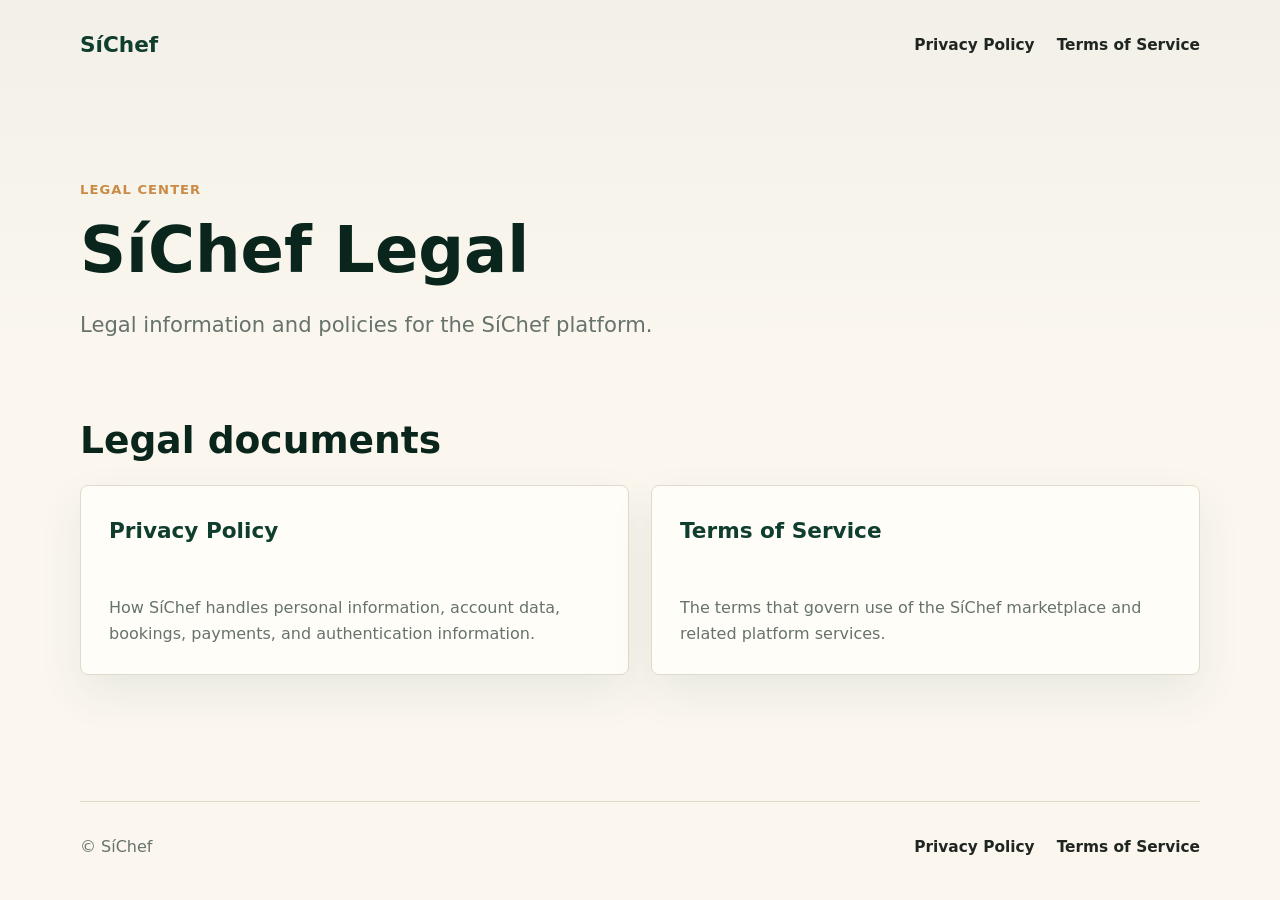
<file: index.html>
<!doctype html>
<html lang="en">
  <head>
    <meta charset="utf-8">
    <meta name="viewport" content="width=device-width, initial-scale=1">
    <title>SíChef Legal</title>
    <meta
      name="description"
      content="Legal information and policies for the SíChef platform."
    >
    <link rel="canonical" href="https://legal.sichef.es/">
    <link rel="stylesheet" href="styles.css">
  </head>
  <body>
    <header class="site-header">
      <a class="brand" href="./" aria-label="SíChef Legal home">SíChef</a>
      <nav class="nav" aria-label="Legal navigation">
        <a href="privacy/">Privacy Policy</a>
        <a href="terms/">Terms of Service</a>
      </nav>
    </header>

    <main>
      <section class="hero">
        <p class="eyebrow">Legal center</p>
        <h1>SíChef Legal</h1>
        <p class="lede">
          Legal information and policies for the SíChef platform.
        </p>
      </section>

      <section class="section" aria-labelledby="legal-documents">
        <h2 id="legal-documents">Legal documents</h2>
        <div class="document-grid">
          <a class="document-card" href="privacy/">
            <span class="document-label">Privacy Policy</span>
            <span>
              How SíChef handles personal information, account data, bookings,
              payments, and authentication information.
            </span>
          </a>
          <a class="document-card" href="terms/">
            <span class="document-label">Terms of Service</span>
            <span>
              The terms that govern use of the SíChef marketplace and related
              platform services.
            </span>
          </a>
        </div>
      </section>
    </main>

    <footer class="site-footer">
      <span>© SíChef</span>
      <nav class="footer-nav" aria-label="Footer navigation">
        <a href="privacy/">Privacy Policy</a>
        <a href="terms/">Terms of Service</a>
      </nav>
    </footer>
  </body>
</html>
</file>
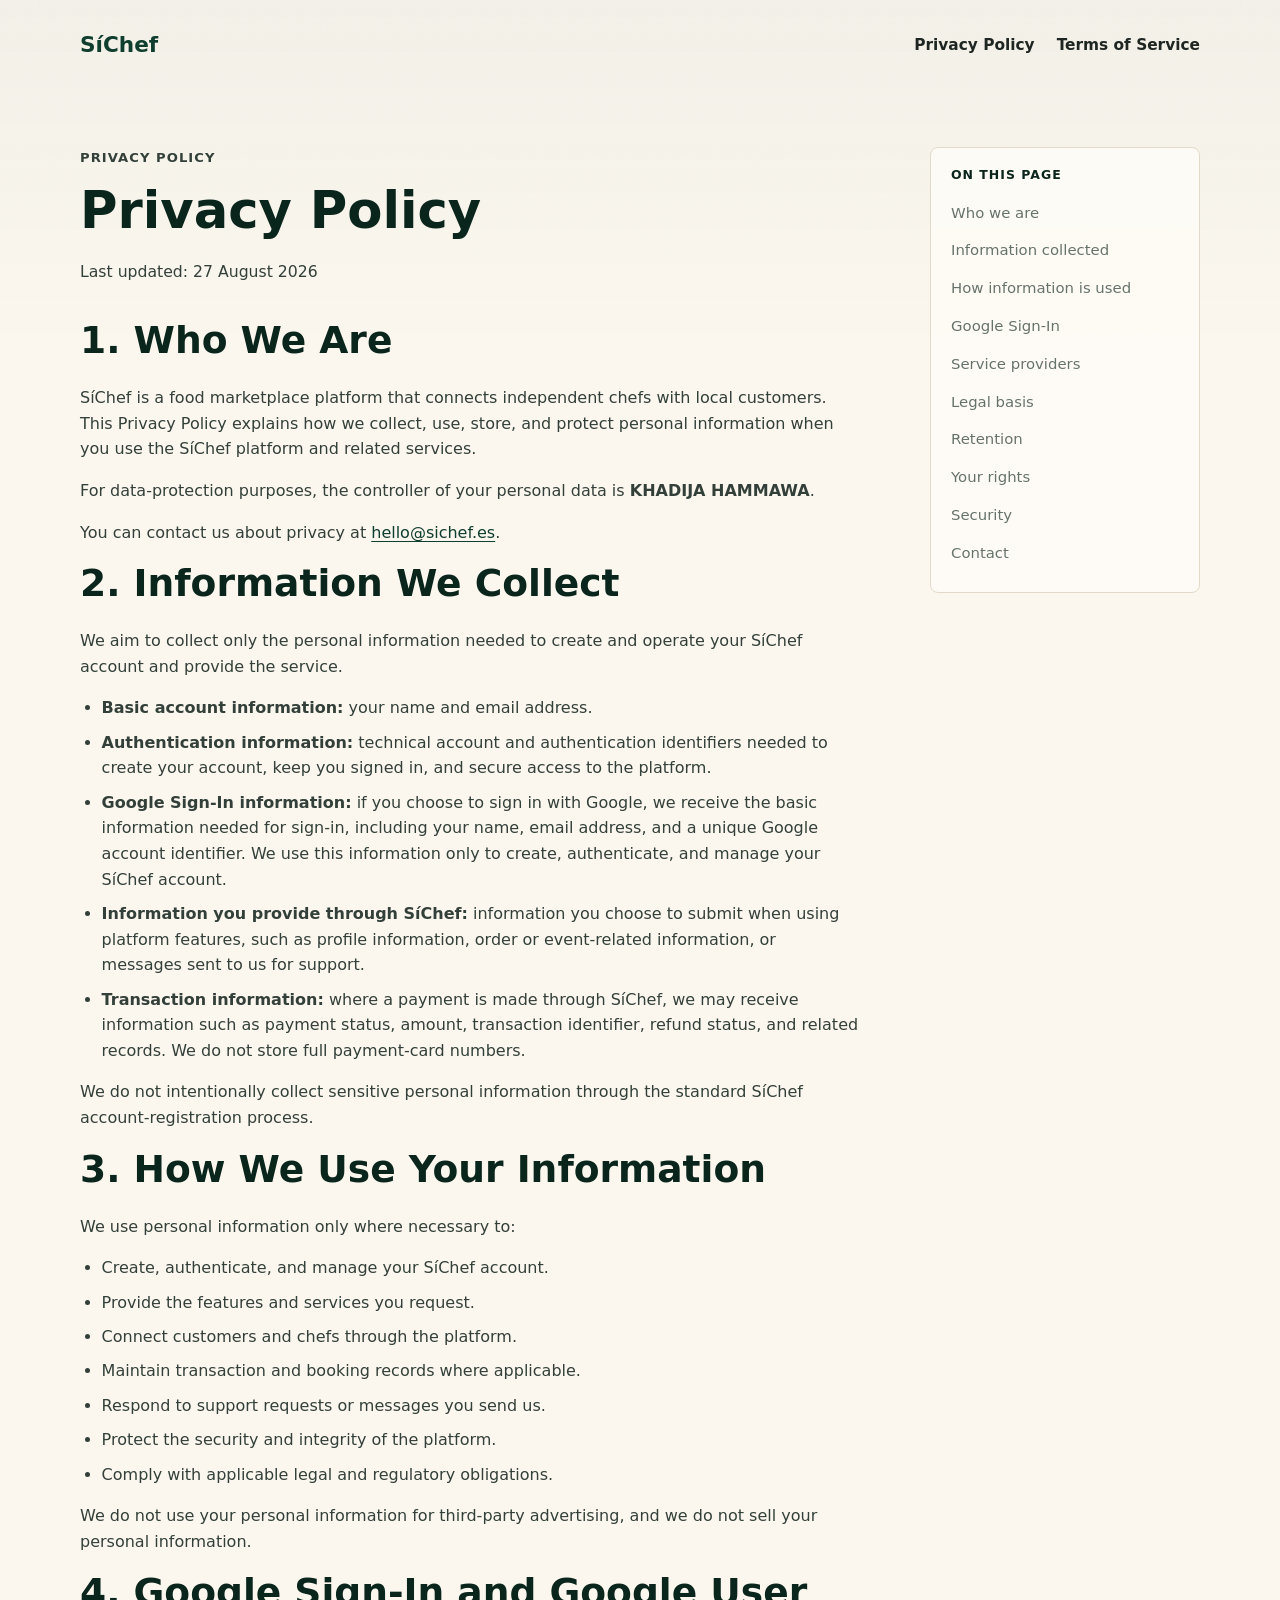
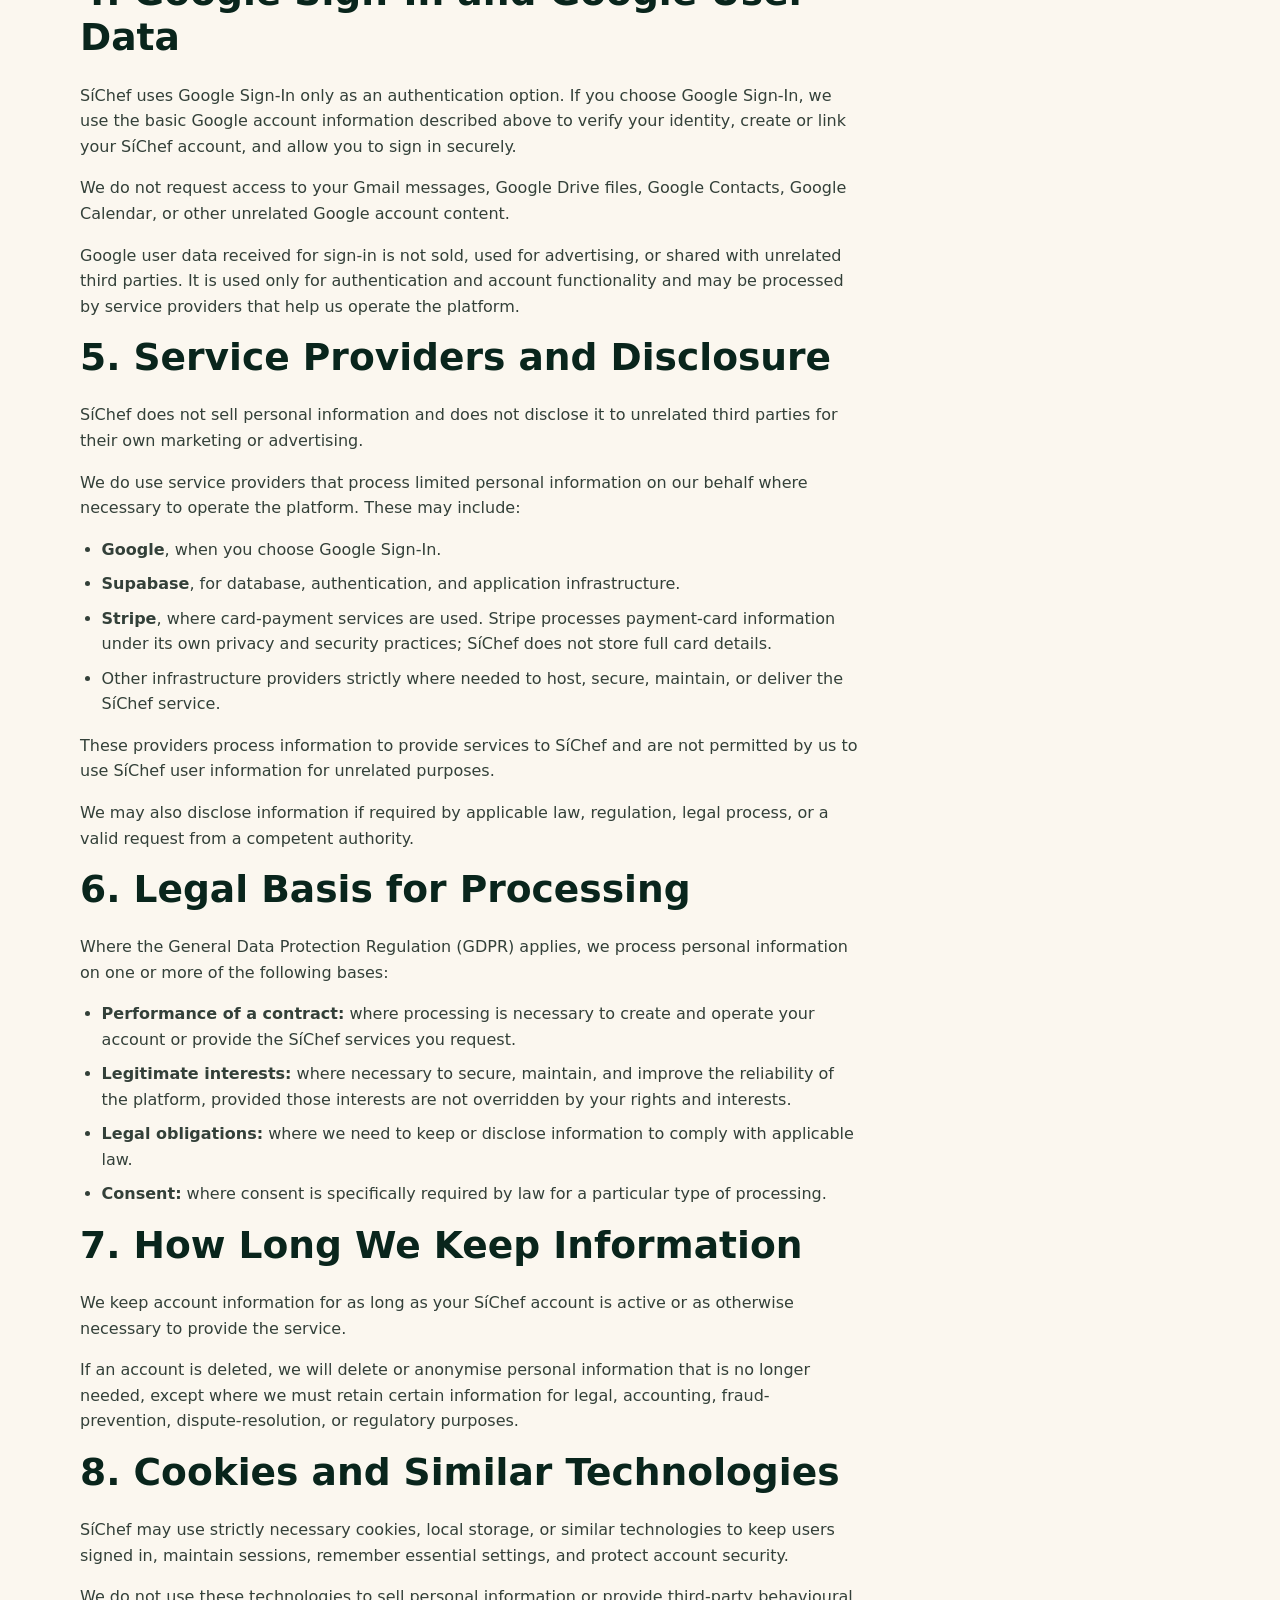
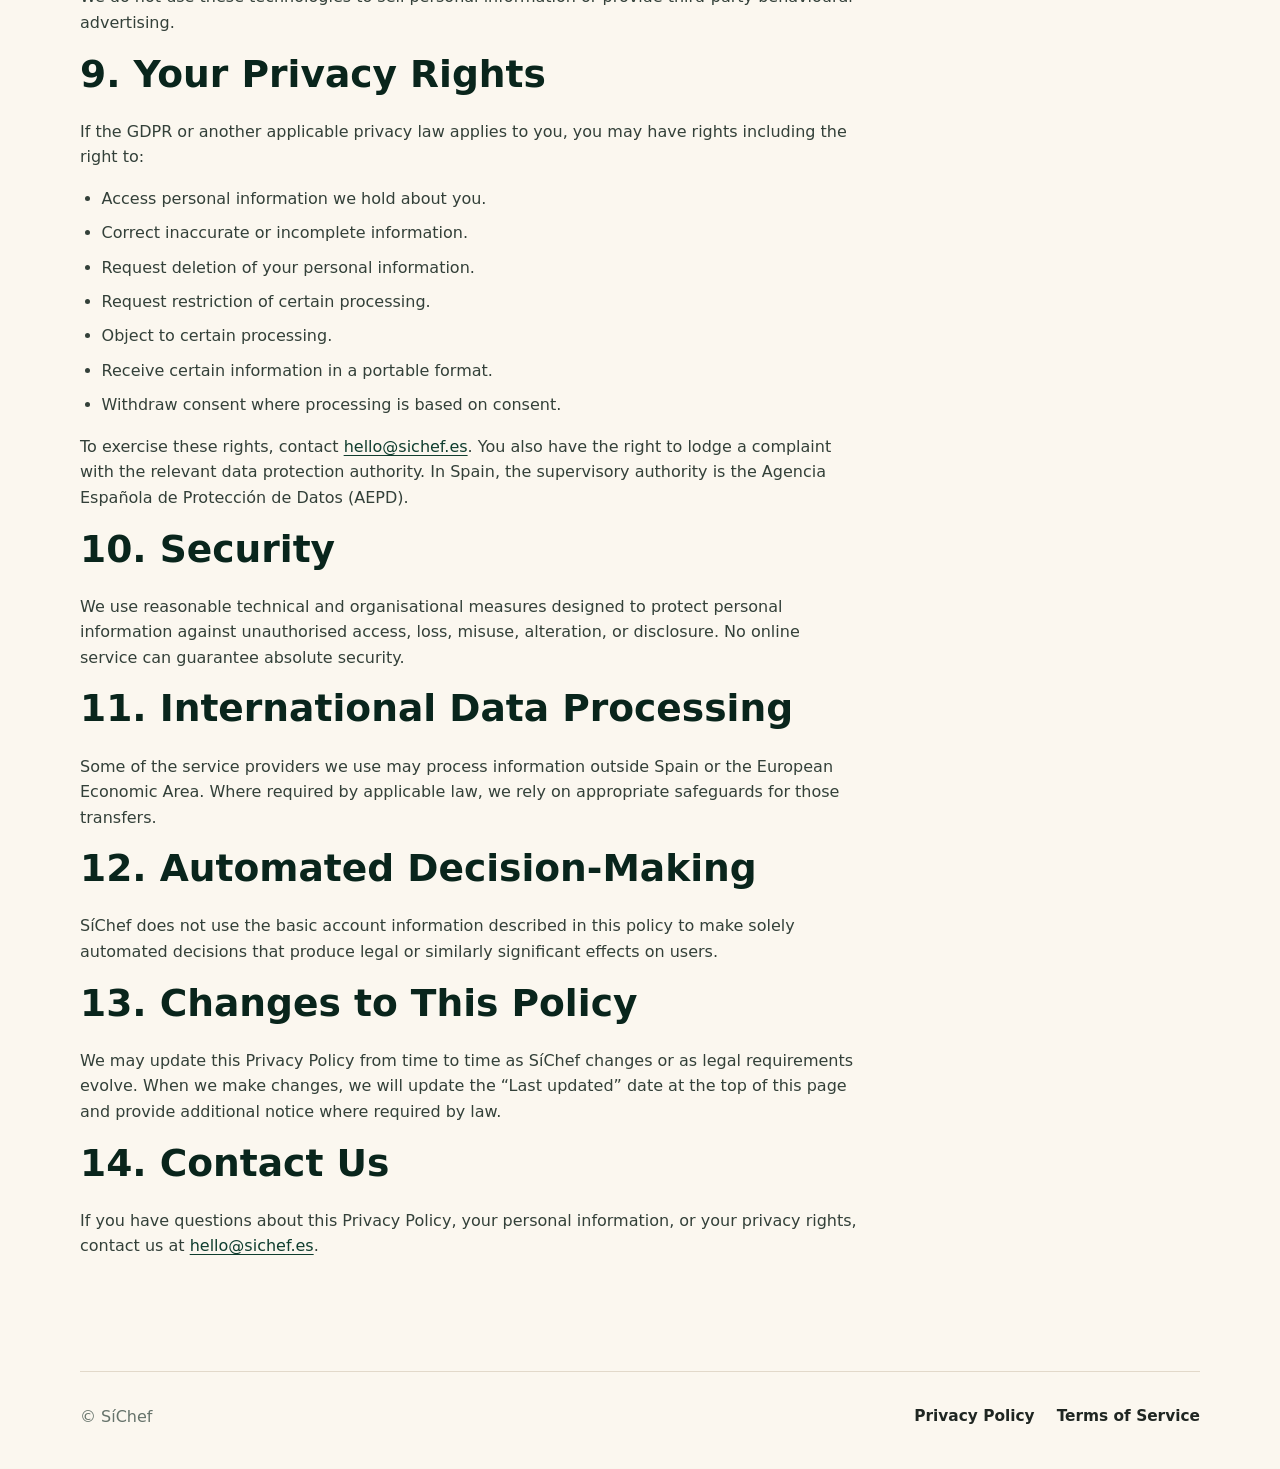
<file: privacy/index.html>
<!doctype html>
<html lang="en">
  <head>
    <meta charset="utf-8">
    <meta name="viewport" content="width=device-width, initial-scale=1">
    <title>Privacy Policy | SíChef</title>
    <meta name="description" content="Privacy Policy for the SíChef platform.">
    <link rel="canonical" href="https://legal.sichef.es/privacy/">
    <link rel="stylesheet" href="../styles.css">
  </head>
  <body>
    <header class="site-header">
      <a class="brand" href="../" aria-label="SíChef Legal home">SíChef</a>
      <nav class="nav" aria-label="Legal navigation">
        <a href="../privacy/" aria-current="page">Privacy Policy</a>
        <a href="../terms/">Terms of Service</a>
      </nav>
    </header>

    <main class="legal-layout">
      <article class="legal-content">
        <p class="eyebrow">Privacy Policy</p>
        <h1>Privacy Policy</h1>
        <p class="updated">Last updated: 27 August 2026</p>

        <section id="overview">
          <h2>1. Who We Are</h2>
          <p>
            SíChef is a food marketplace platform that connects independent chefs
            with local customers. This Privacy Policy explains how we collect,
            use, store, and protect personal information when you use the SíChef
            platform and related services.
          </p>
          <p>
            For data-protection purposes, the controller of your personal data is
            <strong>KHADIJA HAMMAWA</strong>.
          </p>
          <p>
            You can contact us about privacy at
            <a href="mailto:hello@sichef.es">hello@sichef.es</a>.
          </p>
        </section>

        <section id="information">
          <h2>2. Information We Collect</h2>
          <p>
            We aim to collect only the personal information needed to create and
            operate your SíChef account and provide the service.
          </p>
          <ul>
            <li>
              <strong>Basic account information:</strong> your name and email
              address.
            </li>
            <li>
              <strong>Authentication information:</strong> technical account and
              authentication identifiers needed to create your account, keep you
              signed in, and secure access to the platform.
            </li>
            <li>
              <strong>Google Sign-In information:</strong> if you choose to sign
              in with Google, we receive the basic information needed for sign-in,
              including your name, email address, and a unique Google account
              identifier. We use this information only to create, authenticate,
              and manage your SíChef account.
            </li>
            <li>
              <strong>Information you provide through SíChef:</strong> information
              you choose to submit when using platform features, such as profile
              information, order or event-related information, or messages sent
              to us for support.
            </li>
            <li>
              <strong>Transaction information:</strong> where a payment is made
              through SíChef, we may receive information such as payment status,
              amount, transaction identifier, refund status, and related records.
              We do not store full payment-card numbers.
            </li>
          </ul>
          <p>
            We do not intentionally collect sensitive personal information through
            the standard SíChef account-registration process.
          </p>
        </section>

        <section id="use">
          <h2>3. How We Use Your Information</h2>
          <p>We use personal information only where necessary to:</p>
          <ul>
            <li>Create, authenticate, and manage your SíChef account.</li>
            <li>Provide the features and services you request.</li>
            <li>Connect customers and chefs through the platform.</li>
            <li>Maintain transaction and booking records where applicable.</li>
            <li>Respond to support requests or messages you send us.</li>
            <li>Protect the security and integrity of the platform.</li>
            <li>Comply with applicable legal and regulatory obligations.</li>
          </ul>
          <p>
            We do not use your personal information for third-party advertising,
            and we do not sell your personal information.
          </p>
        </section>

        <section id="google">
          <h2>4. Google Sign-In and Google User Data</h2>
          <p>
            SíChef uses Google Sign-In only as an authentication option. If you
            choose Google Sign-In, we use the basic Google account information
            described above to verify your identity, create or link your SíChef
            account, and allow you to sign in securely.
          </p>
          <p>
            We do not request access to your Gmail messages, Google Drive files,
            Google Contacts, Google Calendar, or other unrelated Google account
            content.
          </p>
          <p>
            Google user data received for sign-in is not sold, used for
            advertising, or shared with unrelated third parties. It is used only
            for authentication and account functionality and may be processed by
            service providers that help us operate the platform.
          </p>
        </section>

        <section id="sharing">
          <h2>5. Service Providers and Disclosure</h2>
          <p>
            SíChef does not sell personal information and does not disclose it to
            unrelated third parties for their own marketing or advertising.
          </p>
          <p>
            We do use service providers that process limited personal information
            on our behalf where necessary to operate the platform. These may
            include:
          </p>
          <ul>
            <li>
              <strong>Google</strong>, when you choose Google Sign-In.
            </li>
            <li>
              <strong>Supabase</strong>, for database, authentication, and
              application infrastructure.
            </li>
            <li>
              <strong>Stripe</strong>, where card-payment services are used.
              Stripe processes payment-card information under its own privacy
              and security practices; SíChef does not store full card details.
            </li>
            <li>
              Other infrastructure providers strictly where needed to host,
              secure, maintain, or deliver the SíChef service.
            </li>
          </ul>
          <p>
            These providers process information to provide services to SíChef and
            are not permitted by us to use SíChef user information for unrelated
            purposes.
          </p>
          <p>
            We may also disclose information if required by applicable law,
            regulation, legal process, or a valid request from a competent
            authority.
          </p>
        </section>

        <section id="legal-basis">
          <h2>6. Legal Basis for Processing</h2>
          <p>
            Where the General Data Protection Regulation (GDPR) applies, we
            process personal information on one or more of the following bases:
          </p>
          <ul>
            <li>
              <strong>Performance of a contract:</strong> where processing is
              necessary to create and operate your account or provide the SíChef
              services you request.
            </li>
            <li>
              <strong>Legitimate interests:</strong> where necessary to secure,
              maintain, and improve the reliability of the platform, provided
              those interests are not overridden by your rights and interests.
            </li>
            <li>
              <strong>Legal obligations:</strong> where we need to keep or
              disclose information to comply with applicable law.
            </li>
            <li>
              <strong>Consent:</strong> where consent is specifically required by
              law for a particular type of processing.
            </li>
          </ul>
        </section>

        <section id="retention">
          <h2>7. How Long We Keep Information</h2>
          <p>
            We keep account information for as long as your SíChef account is
            active or as otherwise necessary to provide the service.
          </p>
          <p>
            If an account is deleted, we will delete or anonymise personal
            information that is no longer needed, except where we must retain
            certain information for legal, accounting, fraud-prevention,
            dispute-resolution, or regulatory purposes.
          </p>
        </section>

        <section id="cookies">
          <h2>8. Cookies and Similar Technologies</h2>
          <p>
            SíChef may use strictly necessary cookies, local storage, or similar
            technologies to keep users signed in, maintain sessions, remember
            essential settings, and protect account security.
          </p>
          <p>
            We do not use these technologies to sell personal information or
            provide third-party behavioural advertising.
          </p>
        </section>

        <section id="rights">
          <h2>9. Your Privacy Rights</h2>
          <p>
            If the GDPR or another applicable privacy law applies to you, you may
            have rights including the right to:
          </p>
          <ul>
            <li>Access personal information we hold about you.</li>
            <li>Correct inaccurate or incomplete information.</li>
            <li>Request deletion of your personal information.</li>
            <li>Request restriction of certain processing.</li>
            <li>Object to certain processing.</li>
            <li>Receive certain information in a portable format.</li>
            <li>Withdraw consent where processing is based on consent.</li>
          </ul>
          <p>
            To exercise these rights, contact
            <a href="mailto:hello@sichef.es">hello@sichef.es</a>.
            You also have the right to lodge a complaint with the relevant data
            protection authority. In Spain, the supervisory authority is the
            Agencia Española de Protección de Datos (AEPD).
          </p>
        </section>

        <section id="security">
          <h2>10. Security</h2>
          <p>
            We use reasonable technical and organisational measures designed to
            protect personal information against unauthorised access, loss,
            misuse, alteration, or disclosure. No online service can guarantee
            absolute security.
          </p>
        </section>

        <section id="transfers">
          <h2>11. International Data Processing</h2>
          <p>
            Some of the service providers we use may process information outside
            Spain or the European Economic Area. Where required by applicable
            law, we rely on appropriate safeguards for those transfers.
          </p>
        </section>

        <section id="automated-decisions">
          <h2>12. Automated Decision-Making</h2>
          <p>
            SíChef does not use the basic account information described in this
            policy to make solely automated decisions that produce legal or
            similarly significant effects on users.
          </p>
        </section>

        <section id="changes">
          <h2>13. Changes to This Policy</h2>
          <p>
            We may update this Privacy Policy from time to time as SíChef changes
            or as legal requirements evolve. When we make changes, we will update
            the “Last updated” date at the top of this page and provide
            additional notice where required by law.
          </p>
        </section>

        <section id="contact">
          <h2>14. Contact Us</h2>
          <p>
            If you have questions about this Privacy Policy, your personal
            information, or your privacy rights, contact us at
            <a href="mailto:hello@sichef.es">hello@sichef.es</a>.
          </p>
        </section>
      </article>

      <aside class="page-nav" aria-label="Privacy Policy sections">
        <h2>On this page</h2>
        <a href="#overview">Who we are</a>
        <a href="#information">Information collected</a>
        <a href="#use">How information is used</a>
        <a href="#google">Google Sign-In</a>
        <a href="#sharing">Service providers</a>
        <a href="#legal-basis">Legal basis</a>
        <a href="#retention">Retention</a>
        <a href="#rights">Your rights</a>
        <a href="#security">Security</a>
        <a href="#contact">Contact</a>
      </aside>
    </main>

    <footer class="site-footer">
      <span>© SíChef</span>
      <nav class="footer-nav" aria-label="Footer navigation">
        <a href="../privacy/" aria-current="page">Privacy Policy</a>
        <a href="../terms/">Terms of Service</a>
      </nav>
    </footer>
  </body>
</html>
</file>
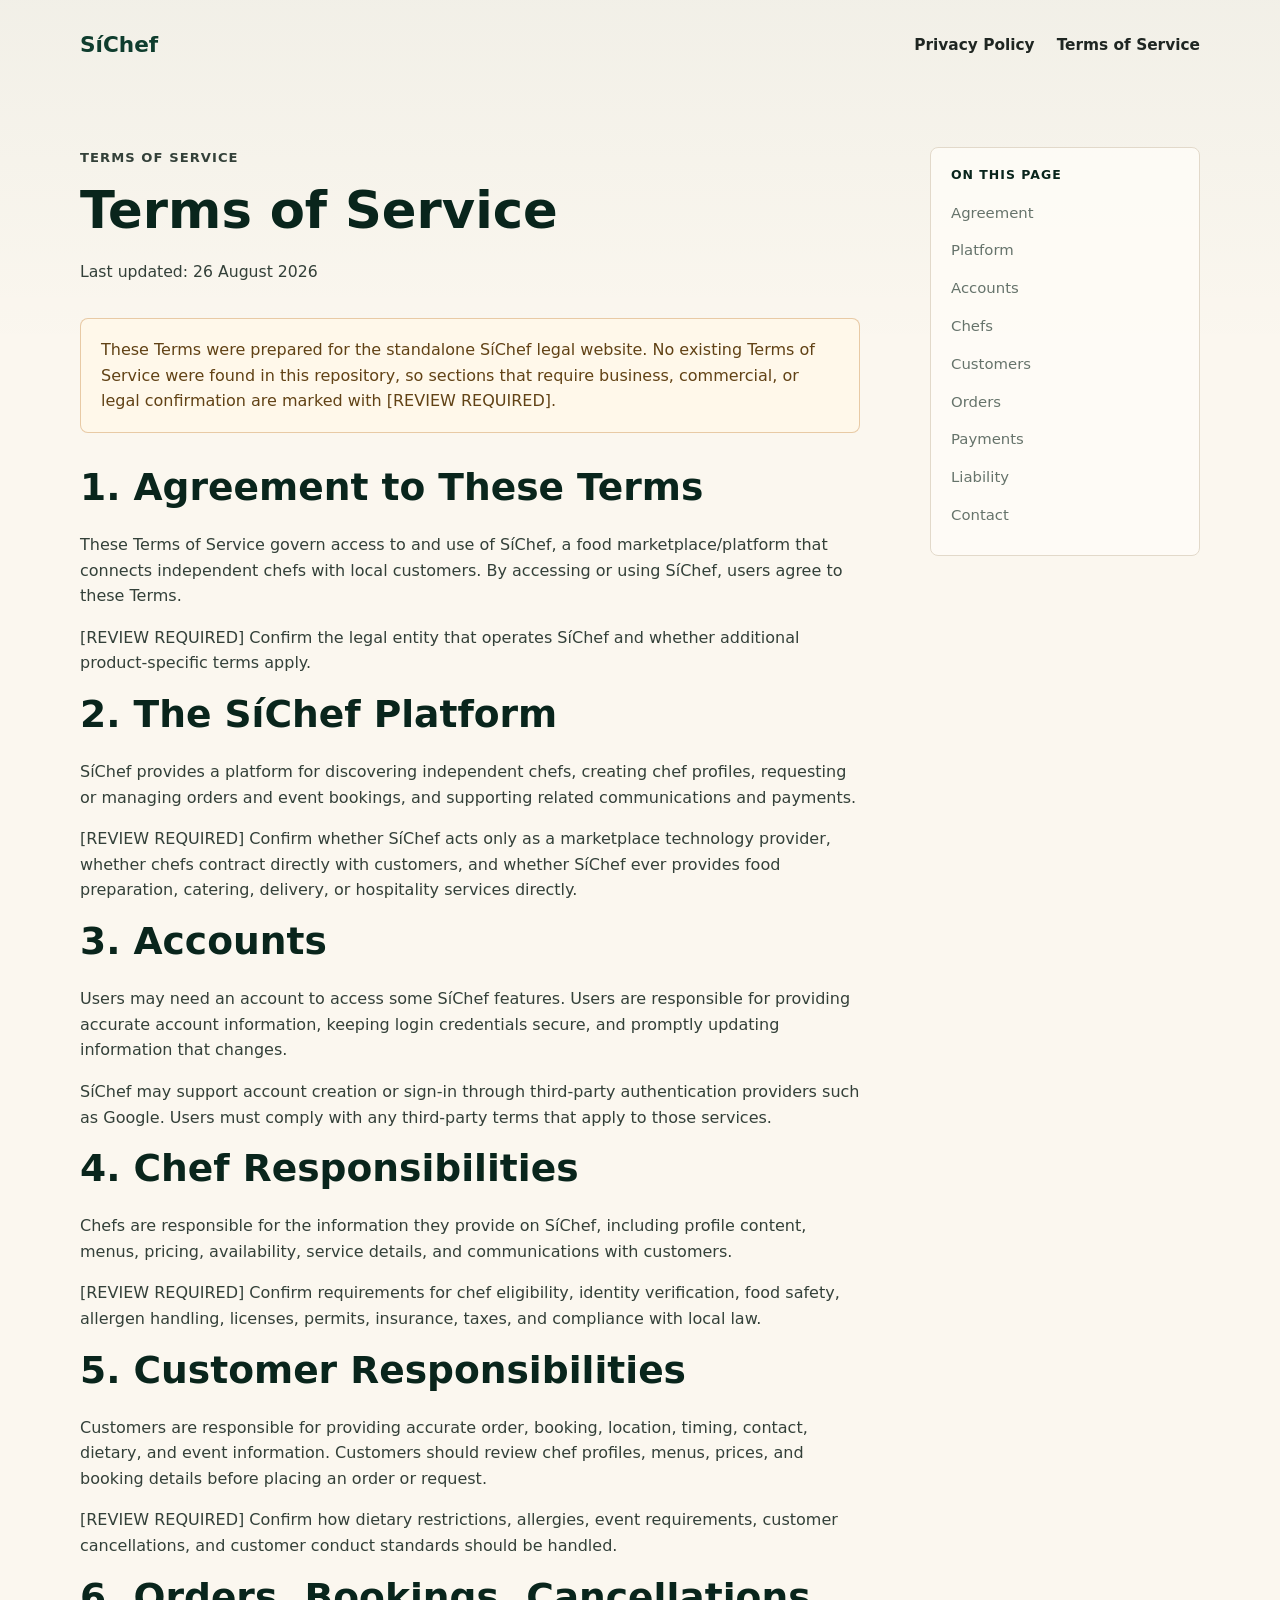
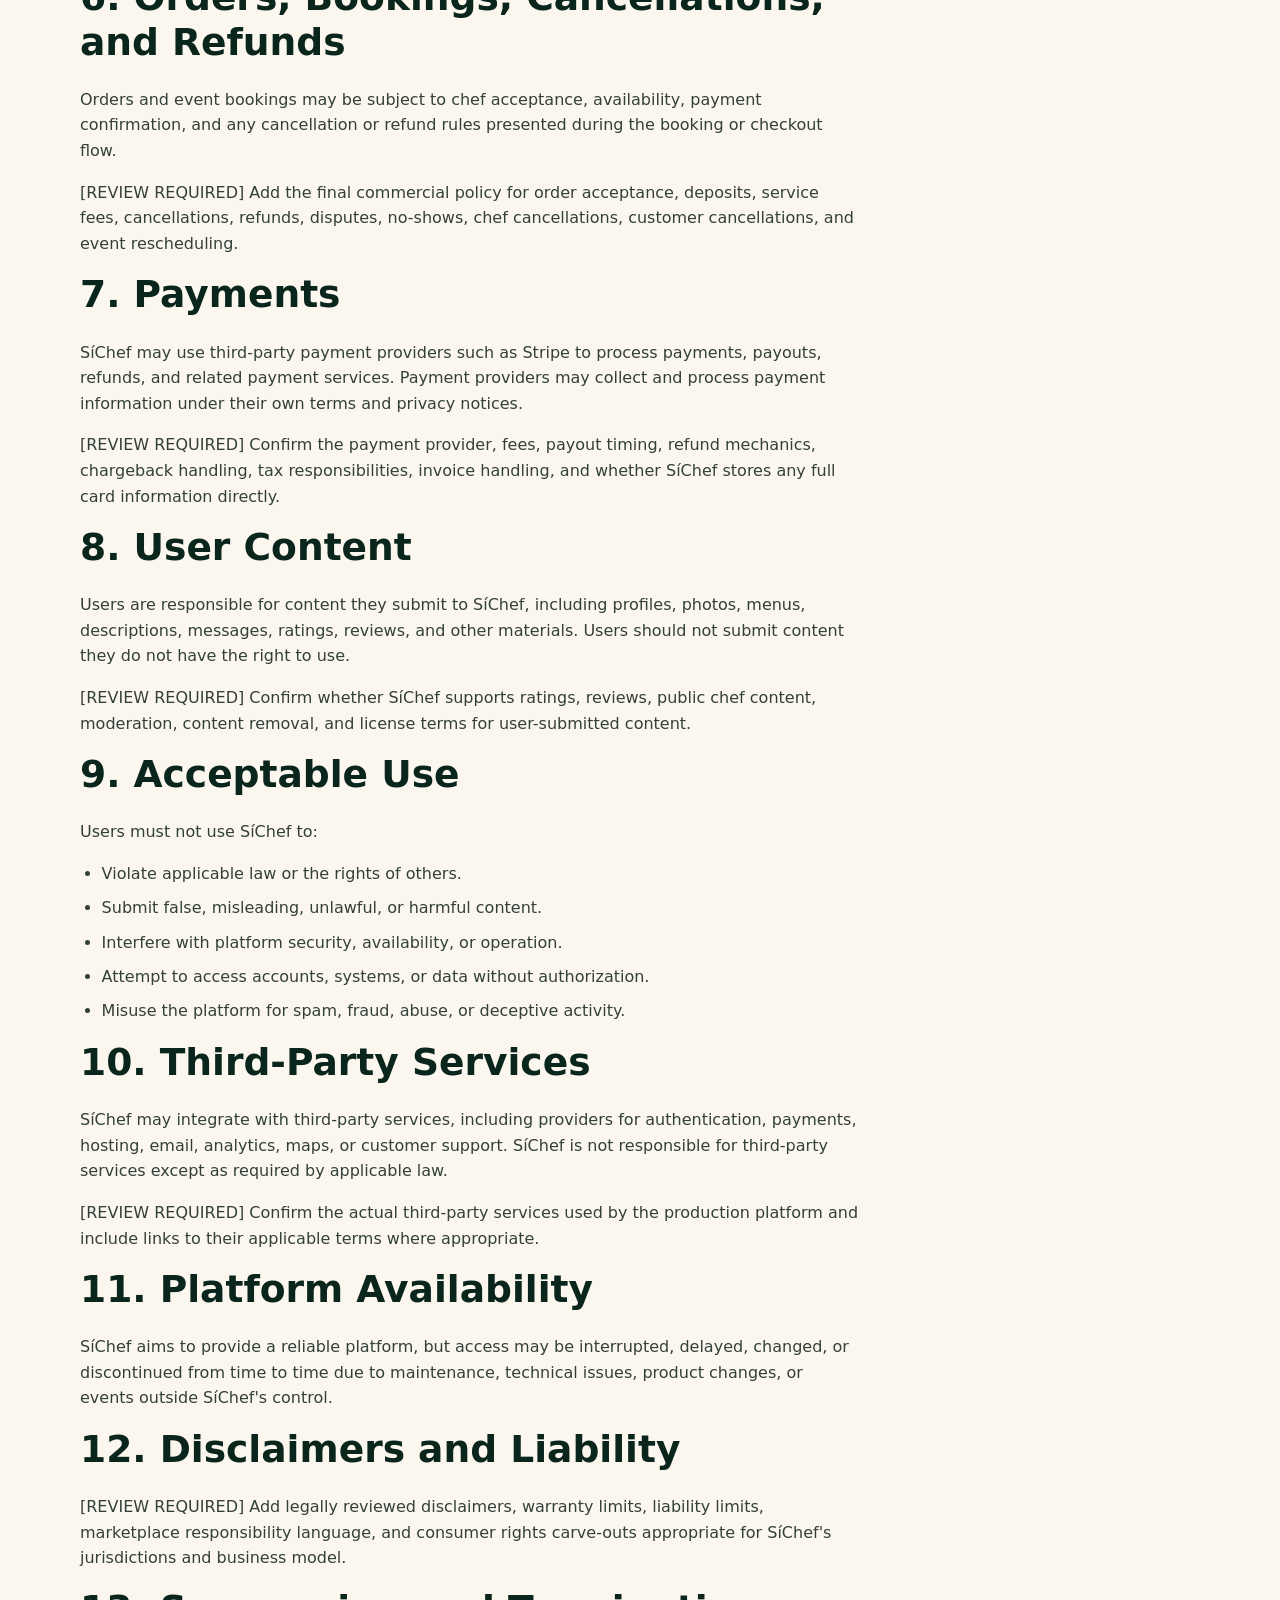
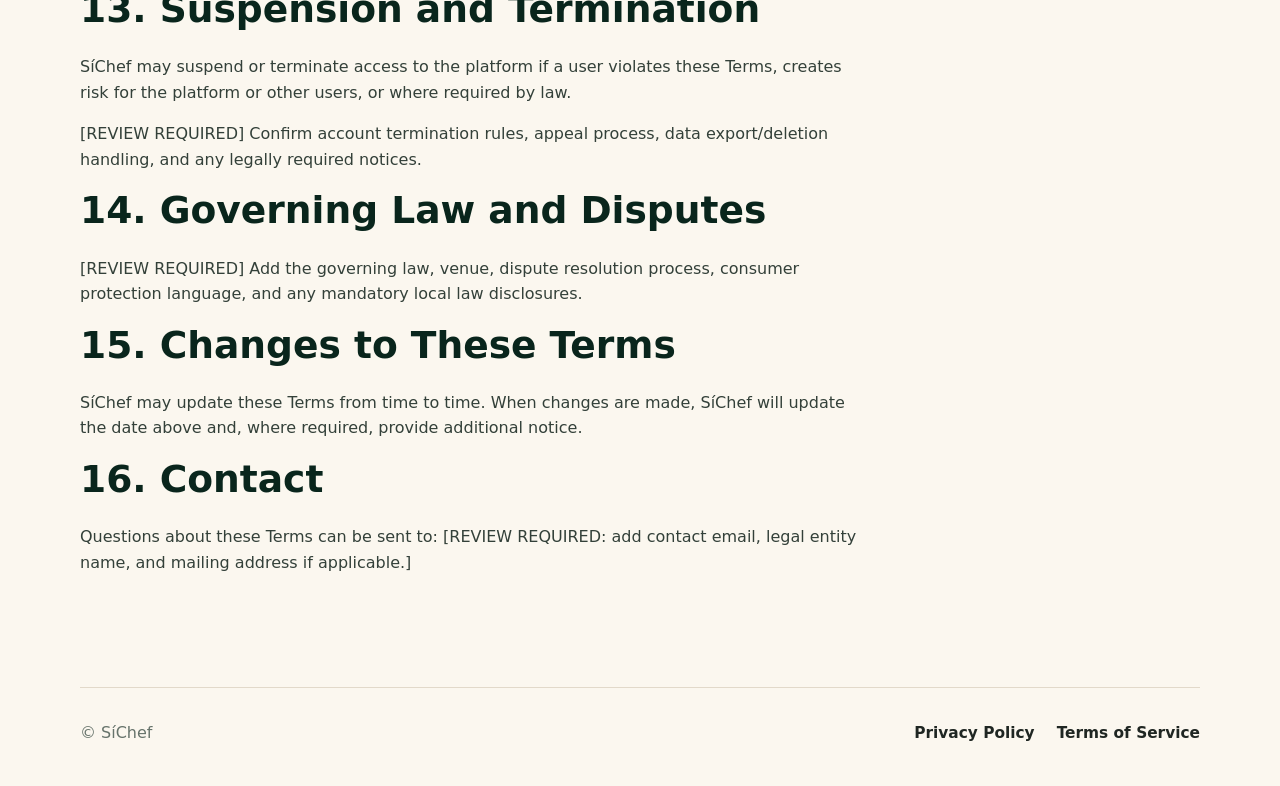
<file: terms/index.html>
<!doctype html>
<html lang="en">
  <head>
    <meta charset="utf-8">
    <meta name="viewport" content="width=device-width, initial-scale=1">
    <title>Terms of Service | SíChef</title>
    <meta
      name="description"
      content="Terms of Service for the SíChef platform."
    >
    <link rel="canonical" href="https://legal.sichef.es/terms/">
    <link rel="stylesheet" href="../styles.css">
  </head>
  <body>
    <header class="site-header">
      <a class="brand" href="../" aria-label="SíChef Legal home">SíChef</a>
      <nav class="nav" aria-label="Legal navigation">
        <a href="../privacy/">Privacy Policy</a>
        <a href="../terms/" aria-current="page">Terms of Service</a>
      </nav>
    </header>

    <main class="legal-layout">
      <article class="legal-content">
        <p class="eyebrow">Terms of Service</p>
        <h1>Terms of Service</h1>
        <p class="updated">Last updated: 26 August 2026</p>

        <div class="notice">
          These Terms were prepared for the standalone SíChef legal website. No
          existing Terms of Service were found in this repository, so sections
          that require business, commercial, or legal confirmation are marked
          with [REVIEW REQUIRED].
        </div>

        <section id="agreement">
          <h2>1. Agreement to These Terms</h2>
          <p>
            These Terms of Service govern access to and use of SíChef, a
            food marketplace/platform that connects independent chefs with local
            customers. By accessing or using SíChef, users agree to these Terms.
          </p>
          <p>
            [REVIEW REQUIRED] Confirm the legal entity that operates SíChef and
            whether additional product-specific terms apply.
          </p>
        </section>

        <section id="platform">
          <h2>2. The SíChef Platform</h2>
          <p>
            SíChef provides a platform for discovering independent chefs,
            creating chef profiles, requesting or managing orders and event
            bookings, and supporting related communications and payments.
          </p>
          <p>
            [REVIEW REQUIRED] Confirm whether SíChef acts only as a marketplace
            technology provider, whether chefs contract directly with customers,
            and whether SíChef ever provides food preparation, catering,
            delivery, or hospitality services directly.
          </p>
        </section>

        <section id="accounts">
          <h2>3. Accounts</h2>
          <p>
            Users may need an account to access some SíChef features. Users are
            responsible for providing accurate account information, keeping login
            credentials secure, and promptly updating information that changes.
          </p>
          <p>
            SíChef may support account creation or sign-in through third-party
            authentication providers such as Google. Users must comply with any
            third-party terms that apply to those services.
          </p>
        </section>

        <section id="chefs">
          <h2>4. Chef Responsibilities</h2>
          <p>
            Chefs are responsible for the information they provide on SíChef,
            including profile content, menus, pricing, availability, service
            details, and communications with customers.
          </p>
          <p>
            [REVIEW REQUIRED] Confirm requirements for chef eligibility,
            identity verification, food safety, allergen handling, licenses,
            permits, insurance, taxes, and compliance with local law.
          </p>
        </section>

        <section id="customers">
          <h2>5. Customer Responsibilities</h2>
          <p>
            Customers are responsible for providing accurate order, booking,
            location, timing, contact, dietary, and event information. Customers
            should review chef profiles, menus, prices, and booking details
            before placing an order or request.
          </p>
          <p>
            [REVIEW REQUIRED] Confirm how dietary restrictions, allergies, event
            requirements, customer cancellations, and customer conduct standards
            should be handled.
          </p>
        </section>

        <section id="orders">
          <h2>6. Orders, Bookings, Cancellations, and Refunds</h2>
          <p>
            Orders and event bookings may be subject to chef acceptance,
            availability, payment confirmation, and any cancellation or refund
            rules presented during the booking or checkout flow.
          </p>
          <p>
            [REVIEW REQUIRED] Add the final commercial policy for order
            acceptance, deposits, service fees, cancellations, refunds, disputes,
            no-shows, chef cancellations, customer cancellations, and event
            rescheduling.
          </p>
        </section>

        <section id="payments">
          <h2>7. Payments</h2>
          <p>
            SíChef may use third-party payment providers such as Stripe to
            process payments, payouts, refunds, and related payment services.
            Payment providers may collect and process payment information under
            their own terms and privacy notices.
          </p>
          <p>
            [REVIEW REQUIRED] Confirm the payment provider, fees, payout timing,
            refund mechanics, chargeback handling, tax responsibilities, invoice
            handling, and whether SíChef stores any full card information
            directly.
          </p>
        </section>

        <section id="content">
          <h2>8. User Content</h2>
          <p>
            Users are responsible for content they submit to SíChef, including
            profiles, photos, menus, descriptions, messages, ratings, reviews,
            and other materials. Users should not submit content they do not have
            the right to use.
          </p>
          <p>
            [REVIEW REQUIRED] Confirm whether SíChef supports ratings, reviews,
            public chef content, moderation, content removal, and license terms
            for user-submitted content.
          </p>
        </section>

        <section id="acceptable-use">
          <h2>9. Acceptable Use</h2>
          <p>Users must not use SíChef to:</p>
          <ul>
            <li>Violate applicable law or the rights of others.</li>
            <li>Submit false, misleading, unlawful, or harmful content.</li>
            <li>Interfere with platform security, availability, or operation.</li>
            <li>Attempt to access accounts, systems, or data without authorization.</li>
            <li>Misuse the platform for spam, fraud, abuse, or deceptive activity.</li>
          </ul>
        </section>

        <section id="third-parties">
          <h2>10. Third-Party Services</h2>
          <p>
            SíChef may integrate with third-party services, including providers
            for authentication, payments, hosting, email, analytics, maps, or
            customer support. SíChef is not responsible for third-party services
            except as required by applicable law.
          </p>
          <p>
            [REVIEW REQUIRED] Confirm the actual third-party services used by
            the production platform and include links to their applicable terms
            where appropriate.
          </p>
        </section>

        <section id="availability">
          <h2>11. Platform Availability</h2>
          <p>
            SíChef aims to provide a reliable platform, but access may be
            interrupted, delayed, changed, or discontinued from time to time due
            to maintenance, technical issues, product changes, or events outside
            SíChef's control.
          </p>
        </section>

        <section id="liability">
          <h2>12. Disclaimers and Liability</h2>
          <p>
            [REVIEW REQUIRED] Add legally reviewed disclaimers, warranty limits,
            liability limits, marketplace responsibility language, and consumer
            rights carve-outs appropriate for SíChef's jurisdictions and business
            model.
          </p>
        </section>

        <section id="termination">
          <h2>13. Suspension and Termination</h2>
          <p>
            SíChef may suspend or terminate access to the platform if a user
            violates these Terms, creates risk for the platform or other users,
            or where required by law.
          </p>
          <p>
            [REVIEW REQUIRED] Confirm account termination rules, appeal process,
            data export/deletion handling, and any legally required notices.
          </p>
        </section>

        <section id="law">
          <h2>14. Governing Law and Disputes</h2>
          <p>
            [REVIEW REQUIRED] Add the governing law, venue, dispute resolution
            process, consumer protection language, and any mandatory local law
            disclosures.
          </p>
        </section>

        <section id="changes">
          <h2>15. Changes to These Terms</h2>
          <p>
            SíChef may update these Terms from time to time. When changes are
            made, SíChef will update the date above and, where required, provide
            additional notice.
          </p>
        </section>

        <section id="contact">
          <h2>16. Contact</h2>
          <p>
            Questions about these Terms can be sent to: [REVIEW REQUIRED: add
            contact email, legal entity name, and mailing address if
            applicable.]
          </p>
        </section>
      </article>

      <aside class="page-nav" aria-label="Terms of Service sections">
        <h2>On this page</h2>
        <a href="#agreement">Agreement</a>
        <a href="#platform">Platform</a>
        <a href="#accounts">Accounts</a>
        <a href="#chefs">Chefs</a>
        <a href="#customers">Customers</a>
        <a href="#orders">Orders</a>
        <a href="#payments">Payments</a>
        <a href="#liability">Liability</a>
        <a href="#contact">Contact</a>
      </aside>
    </main>

    <footer class="site-footer">
      <span>© SíChef</span>
      <nav class="footer-nav" aria-label="Footer navigation">
        <a href="../privacy/">Privacy Policy</a>
        <a href="../terms/" aria-current="page">Terms of Service</a>
      </nav>
    </footer>
  </body>
</html>
</file>
<file: styles.css>
:root {
  --brand: #0f3d2e;
  --brand-dark: #09251c;
  --accent: #c98b45;
  --background: #fbf7ef;
  --surface: #fffdf8;
  --text: #1f2622;
  --muted: #66736b;
  --border: #e2d9ca;
  --shadow: 0 18px 45px rgba(15, 61, 46, 0.08);
}

* {
  box-sizing: border-box;
}

html {
  background: var(--background);
  color: var(--text);
  font-family:
    Inter, ui-sans-serif, system-ui, -apple-system, BlinkMacSystemFont, "Segoe UI",
    sans-serif;
  line-height: 1.6;
}

body {
  margin: 0;
  min-height: 100vh;
  display: flex;
  flex-direction: column;
  background:
    linear-gradient(180deg, rgba(15, 61, 46, 0.04), transparent 22rem),
    var(--background);
}

a {
  color: var(--brand);
  text-decoration-thickness: 0.08em;
  text-underline-offset: 0.18em;
}

a:hover {
  color: var(--brand-dark);
}

.site-header,
.site-footer {
  width: min(1120px, calc(100% - 40px));
  margin: 0 auto;
}

.site-header {
  display: flex;
  align-items: center;
  justify-content: space-between;
  gap: 24px;
  padding: 28px 0;
}

.brand {
  color: var(--brand);
  font-size: 1.35rem;
  font-weight: 750;
  letter-spacing: 0;
  text-decoration: none;
}

.nav,
.footer-nav {
  display: flex;
  flex-wrap: wrap;
  gap: 8px 22px;
}

.nav a,
.footer-nav a {
  color: var(--text);
  font-size: 0.96rem;
  font-weight: 600;
  text-decoration: none;
}

.nav a:hover,
.footer-nav a:hover {
  color: var(--brand);
}

main {
  flex: 1;
  width: min(1120px, calc(100% - 40px));
  margin: 0 auto;
}

.hero {
  padding: 88px 0 64px;
}

.eyebrow {
  margin: 0 0 12px;
  color: var(--accent);
  font-size: 0.82rem;
  font-weight: 800;
  letter-spacing: 0.08em;
  text-transform: uppercase;
}

h1,
h2,
h3 {
  color: var(--brand-dark);
  line-height: 1.2;
}

h1 {
  max-width: 820px;
  margin: 0;
  font-size: clamp(2.7rem, 5vw, 5rem);
  letter-spacing: 0;
}

h2 {
  margin: 0 0 22px;
  font-size: clamp(1.6rem, 3vw, 2.35rem);
}

h3 {
  margin: 40px 0 10px;
  font-size: 1.25rem;
}

.lede {
  max-width: 680px;
  margin: 20px 0 0;
  color: var(--muted);
  font-size: clamp(1.08rem, 2vw, 1.32rem);
}

.section {
  padding: 12px 0 96px;
}

.document-grid {
  display: grid;
  grid-template-columns: repeat(2, minmax(0, 1fr));
  gap: 22px;
}

.document-card {
  display: flex;
  min-height: 190px;
  flex-direction: column;
  justify-content: space-between;
  gap: 28px;
  padding: 28px;
  border: 1px solid var(--border);
  border-radius: 8px;
  background: var(--surface);
  box-shadow: var(--shadow);
  color: var(--muted);
  text-decoration: none;
  transition:
    border-color 160ms ease,
    box-shadow 160ms ease,
    transform 160ms ease;
}

.document-card:hover {
  border-color: rgba(15, 61, 46, 0.35);
  box-shadow: 0 20px 48px rgba(15, 61, 46, 0.12);
  transform: translateY(-2px);
}

.document-label {
  color: var(--brand);
  font-size: 1.35rem;
  font-weight: 750;
}

.legal-layout {
  display: grid;
  grid-template-columns: minmax(0, 1fr) 270px;
  gap: 64px;
  padding: 56px 0 96px;
}

.legal-content {
  max-width: 780px;
}

.legal-content h1 {
  font-size: clamp(2.25rem, 4vw, 3.6rem);
}

.legal-content p,
.legal-content li {
  color: #334039;
}

.legal-content ul {
  padding-left: 1.35rem;
}

.legal-content li + li {
  margin-top: 0.55rem;
}

.updated {
  margin: 18px 0 34px;
  color: var(--muted);
  font-size: 0.98rem;
}

.notice {
  margin: 32px 0;
  padding: 18px 20px;
  border: 1px solid rgba(201, 139, 69, 0.42);
  border-radius: 8px;
  background: #fff8ea;
  color: #614215;
}

.page-nav {
  position: sticky;
  top: 28px;
  align-self: start;
  padding: 20px;
  border: 1px solid var(--border);
  border-radius: 8px;
  background: rgba(255, 253, 248, 0.78);
}

.page-nav h2 {
  margin-bottom: 12px;
  font-size: 0.78rem;
  letter-spacing: 0.08em;
  text-transform: uppercase;
}

.page-nav a {
  display: block;
  padding: 7px 0;
  color: var(--muted);
  font-size: 0.93rem;
  text-decoration: none;
}

.page-nav a:hover {
  color: var(--brand);
}

.site-footer {
  display: flex;
  align-items: center;
  justify-content: space-between;
  gap: 18px;
  padding: 32px 0 40px;
  border-top: 1px solid var(--border);
  color: var(--muted);
}

@media (max-width: 760px) {
  .site-header,
  .site-footer,
  main {
    width: min(100% - 28px, 1120px);
  }

  .site-header,
  .site-footer {
    align-items: flex-start;
    flex-direction: column;
  }

  .hero {
    padding: 56px 0 48px;
  }

  .section {
    padding-bottom: 72px;
  }

  .document-grid,
  .legal-layout {
    grid-template-columns: 1fr;
  }

  .document-card {
    min-height: 165px;
    padding: 24px;
  }

  .legal-layout {
    gap: 34px;
    padding-top: 38px;
  }

  .page-nav {
    position: static;
    order: -1;
  }
}
</file>
